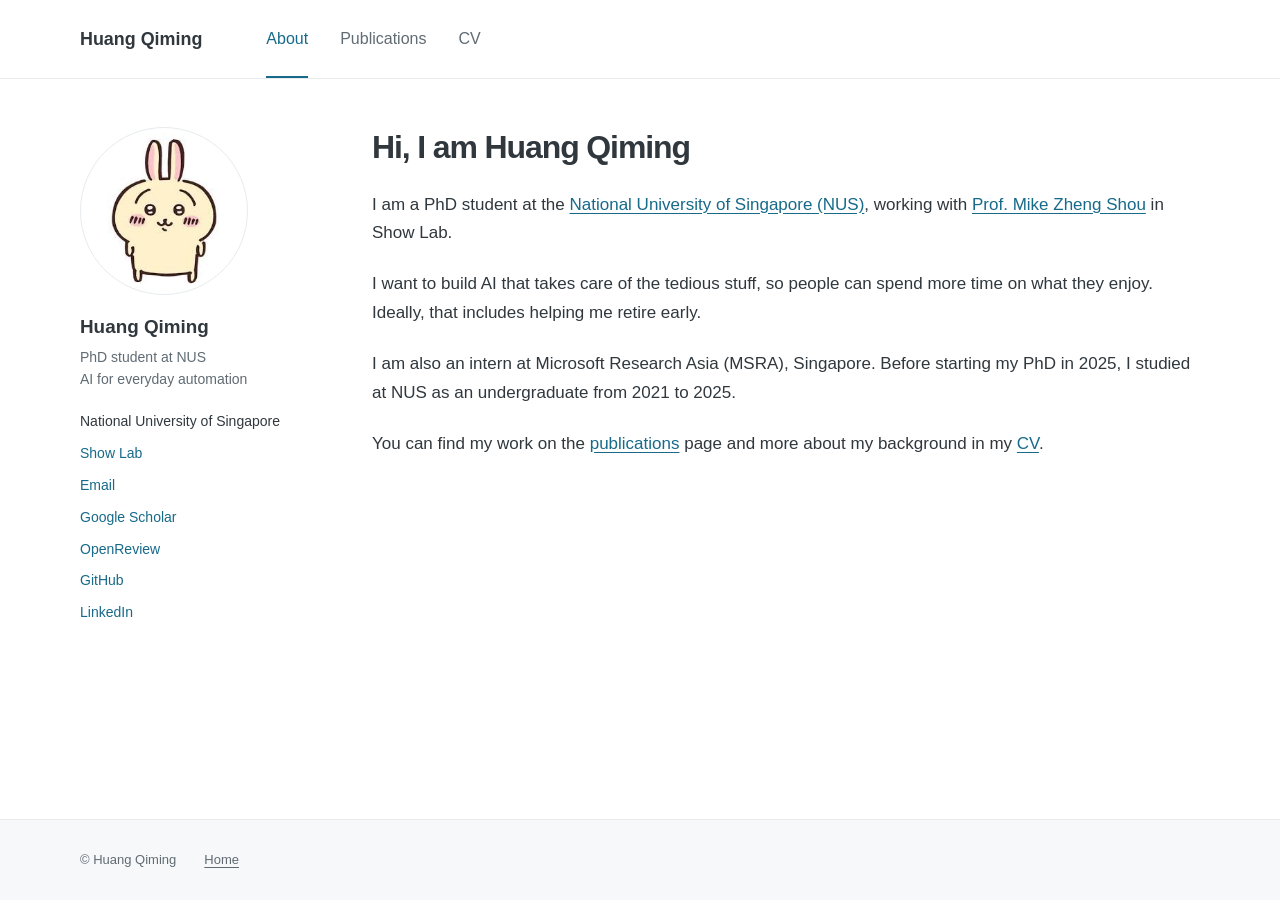
<file: index.html>
<!doctype html>
<html lang="en">
<head>
  <meta charset="utf-8">
  <meta name="viewport" content="width=device-width, initial-scale=1">
  <title>Huang Qiming | Personal website</title>
  <meta name="description" content="Huang Qiming, PhD student at the National University of Singapore. Building AI to automate everyday tasks and give people more time for what they enjoy.">
  <link rel="icon" href="assets/favicon.svg" type="image/svg+xml">
  <link rel="stylesheet" href="assets/style.css">
</head>
<body>
  <a class="skip-link" href="#content">Skip to content</a>
  <header class="site-header">
    <nav class="container navigation" aria-label="Main navigation">
      <a class="site-name" href="index.html">Huang Qiming</a>
      <div class="nav-links">
        <a href="index.html" aria-current="page">About</a>
        <a href="publications.html">Publications</a>
        <a href="cv.html">CV</a>
      </div>
    </nav>
  </header>

  <div class="container layout">
    <!-- EDIT: Keep this profile section consistent across all three pages. -->
    <aside class="profile" aria-label="Profile">
      <img class="portrait" src="assets/profile.jpg" alt="Huang Qiming's profile avatar" width="168" height="168">
      <div class="profile-details">
        <h2>Huang Qiming</h2>
        <p class="profile-bio">PhD student at NUS<br>AI for everyday automation</p>
        <ul class="profile-links">
          <li>National University of Singapore</li>
          <li><a href="https://sites.google.com/view/showlab">Show Lab</a></li>
          <li><a href="mailto:e0271228@u.nus.edu">Email</a></li>
          <li><a href="https://scholar.google.com/citations?user=-xfbAA4AAAAJ&amp;hl=en">Google Scholar</a></li>
          <li><a href="https://openreview.net/profile?id=~Huang_Qiming1">OpenReview</a></li>
          <li><a href="https://github.com/ceilingFan456">GitHub</a></li>
          <li><a href="https://linkedin.com/in/huang-q-047099144">LinkedIn</a></li>
        </ul>
      </div>
    </aside>

    <main id="content" tabindex="-1">
      <h1>Hi, I am Huang Qiming</h1>
      <p>I am a PhD student at the <a href="https://www.nus.edu.sg/">National University of Singapore (NUS)</a>, working with <a href="https://sites.google.com/view/showlab">Prof. Mike Zheng Shou</a> in Show Lab.</p>
      <p>I want to build AI that takes care of the tedious stuff, so people can spend more time on what they enjoy. Ideally, that includes helping me retire early.</p>
      <p>I am also an intern at Microsoft Research Asia (MSRA), Singapore. Before starting my PhD in 2025, I studied at NUS as an undergraduate from 2021 to 2025.</p>
      <p>You can find my work on the <a href="publications.html">publications</a> page and more about my background in my <a href="cv.html">CV</a>.</p>
    </main>
  </div>

  <footer class="site-footer">
    <div class="container"><span>&copy; Huang Qiming</span><a href="index.html">Home</a></div>
  </footer>
</body>
</html>
</file>
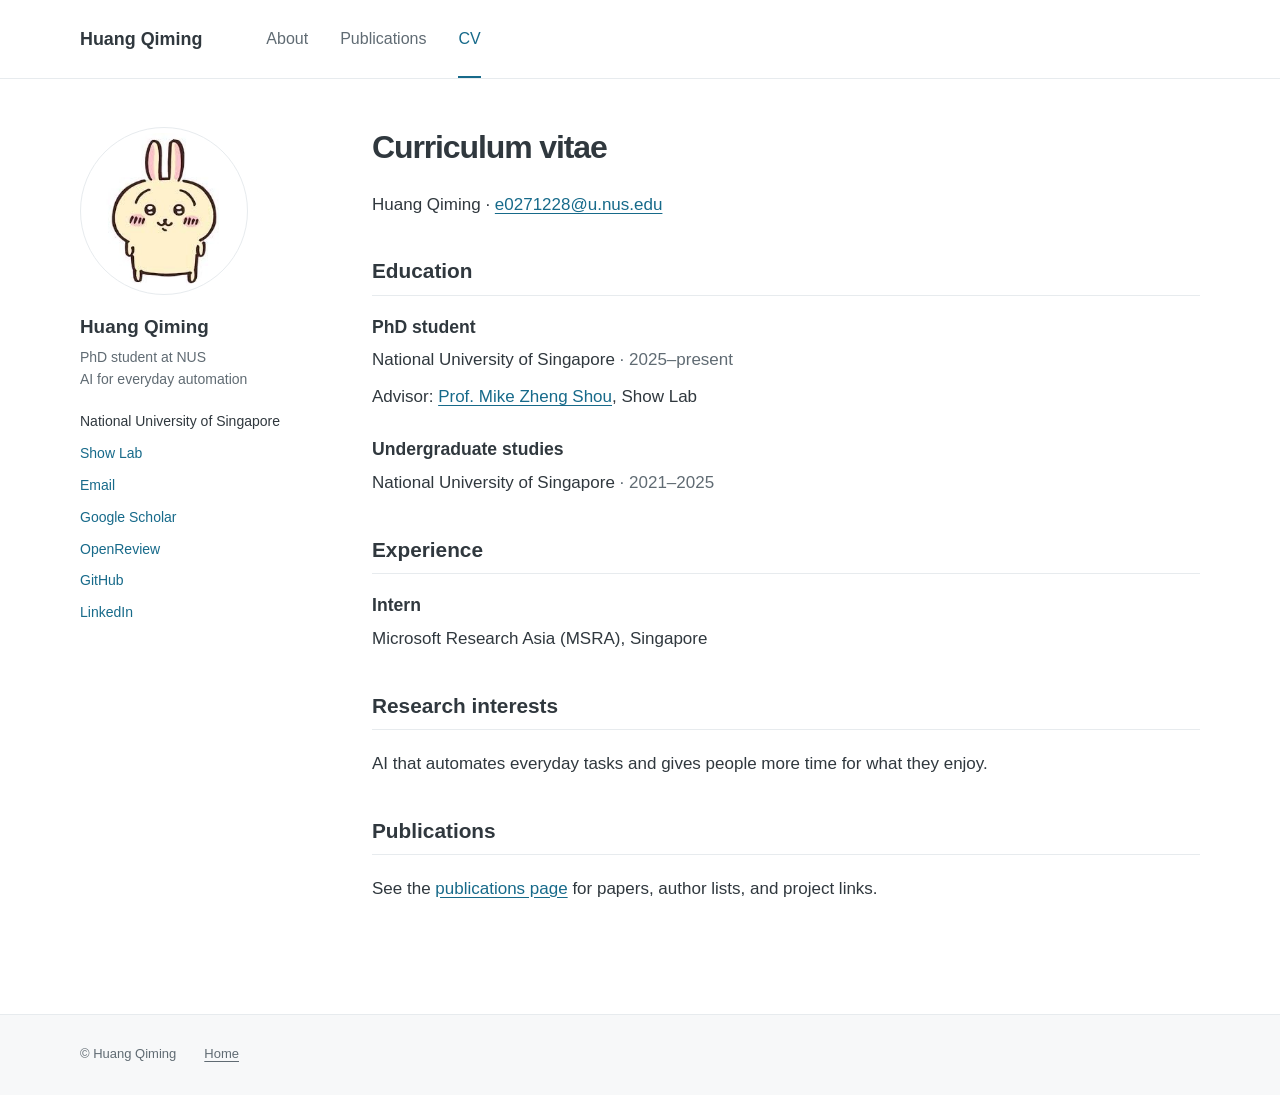
<file: cv.html>
<!doctype html>
<html lang="en">
<head>
  <meta charset="utf-8">
  <meta name="viewport" content="width=device-width, initial-scale=1">
  <title>CV | Huang Qiming</title>
  <meta name="description" content="Education, experience, and research interests of Huang Qiming, PhD student at the National University of Singapore.">
  <link rel="icon" href="assets/favicon.svg" type="image/svg+xml">
  <link rel="stylesheet" href="assets/style.css">
</head>
<body>
  <a class="skip-link" href="#content">Skip to content</a>
  <header class="site-header">
    <nav class="container navigation" aria-label="Main navigation">
      <a class="site-name" href="index.html">Huang Qiming</a>
      <div class="nav-links">
        <a href="index.html">About</a>
        <a href="publications.html">Publications</a>
        <a href="cv.html" aria-current="page">CV</a>
      </div>
    </nav>
  </header>

  <div class="container layout">
    <!-- EDIT: Keep this profile section consistent across all three pages. -->
    <aside class="profile" aria-label="Profile">
      <img class="portrait" src="assets/profile.jpg" alt="Huang Qiming's profile avatar" width="168" height="168">
      <div class="profile-details">
        <h2>Huang Qiming</h2>
        <p class="profile-bio">PhD student at NUS<br>AI for everyday automation</p>
        <ul class="profile-links">
          <li>National University of Singapore</li>
          <li><a href="https://sites.google.com/view/showlab">Show Lab</a></li>
          <li><a href="mailto:e0271228@u.nus.edu">Email</a></li>
          <li><a href="https://scholar.google.com/citations?user=-xfbAA4AAAAJ&amp;hl=en">Google Scholar</a></li>
          <li><a href="https://openreview.net/profile?id=~Huang_Qiming1">OpenReview</a></li>
          <li><a href="https://github.com/ceilingFan456">GitHub</a></li>
          <li><a href="https://linkedin.com/in/huang-q-047099144">LinkedIn</a></li>
        </ul>
      </div>
    </aside>

    <main id="content" tabindex="-1">
      <h1>Curriculum vitae</h1>
      <p>Huang Qiming &middot; <a href="mailto:e0271228@u.nus.edu">e0271228@u.nus.edu</a></p>
      <section aria-labelledby="education-heading">
        <h2 id="education-heading">Education</h2>
        <div class="cv-entry">
          <h3>PhD student</h3>
          <p>National University of Singapore <span class="muted">&middot; 2025&ndash;present</span></p>
          <p>Advisor: <a href="https://sites.google.com/view/showlab">Prof. Mike Zheng Shou</a>, Show Lab</p>
        </div>
        <div class="cv-entry">
          <h3>Undergraduate studies</h3>
          <p>National University of Singapore <span class="muted">&middot; 2021&ndash;2025</span></p>
        </div>
      </section>
      <section aria-labelledby="experience-heading">
        <h2 id="experience-heading">Experience</h2>
        <div class="cv-entry">
          <h3>Intern</h3>
          <p>Microsoft Research Asia (MSRA), Singapore</p>
        </div>
      </section>
      <section aria-labelledby="research-heading">
        <h2 id="research-heading">Research interests</h2>
        <p>AI that automates everyday tasks and gives people more time for what they enjoy.</p>
      </section>
      <section aria-labelledby="publications-heading">
        <h2 id="publications-heading">Publications</h2>
        <p>See the <a href="publications.html">publications page</a> for papers, author lists, and project links.</p>
      </section>
    </main>
  </div>

  <footer class="site-footer">
    <div class="container"><span>&copy; Huang Qiming</span><a href="index.html">Home</a></div>
  </footer>
</body>
</html>
</file>
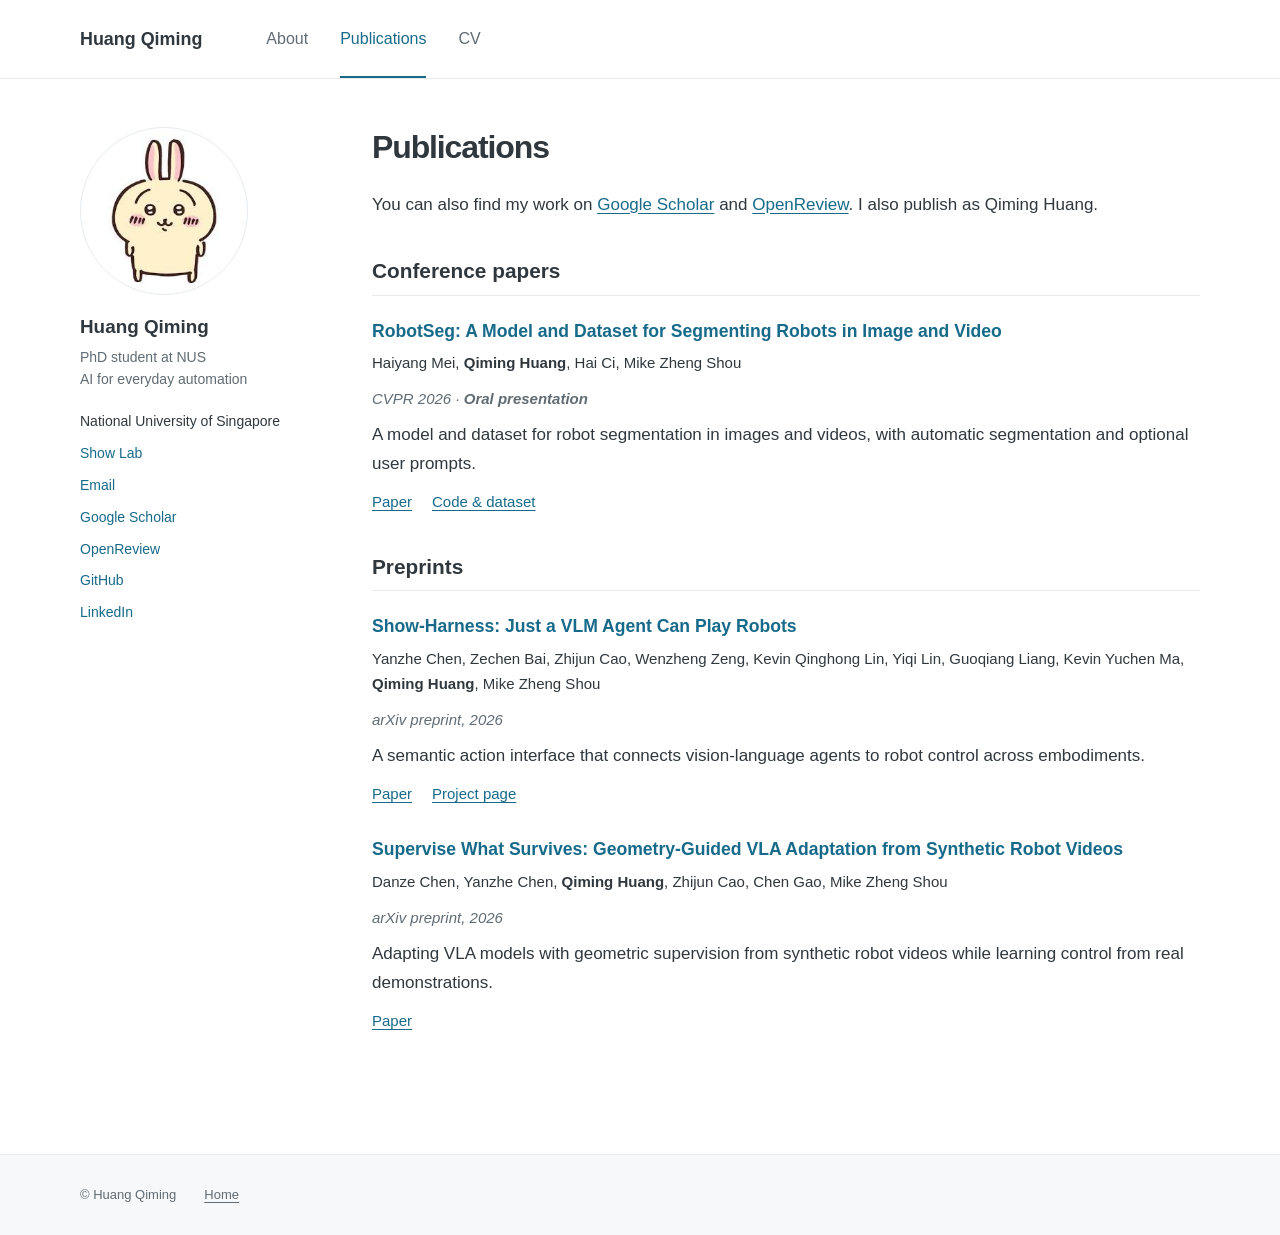
<file: publications.html>
<!doctype html>
<html lang="en">
<head>
  <meta charset="utf-8">
  <meta name="viewport" content="width=device-width, initial-scale=1">
  <title>Publications | Huang Qiming</title>
  <meta name="description" content="Publications and preprints by Huang Qiming on vision-language models, robot learning, and robot segmentation.">
  <link rel="icon" href="assets/favicon.svg" type="image/svg+xml">
  <link rel="stylesheet" href="assets/style.css">
</head>
<body>
  <a class="skip-link" href="#content">Skip to content</a>
  <header class="site-header">
    <nav class="container navigation" aria-label="Main navigation">
      <a class="site-name" href="index.html">Huang Qiming</a>
      <div class="nav-links">
        <a href="index.html">About</a>
        <a href="publications.html" aria-current="page">Publications</a>
        <a href="cv.html">CV</a>
      </div>
    </nav>
  </header>

  <div class="container layout">
    <!-- EDIT: Keep this profile section consistent across all three pages. -->
    <aside class="profile" aria-label="Profile">
      <img class="portrait" src="assets/profile.jpg" alt="Huang Qiming's profile avatar" width="168" height="168">
      <div class="profile-details">
        <h2>Huang Qiming</h2>
        <p class="profile-bio">PhD student at NUS<br>AI for everyday automation</p>
        <ul class="profile-links">
          <li>National University of Singapore</li>
          <li><a href="https://sites.google.com/view/showlab">Show Lab</a></li>
          <li><a href="mailto:e0271228@u.nus.edu">Email</a></li>
          <li><a href="https://scholar.google.com/citations?user=-xfbAA4AAAAJ&amp;hl=en">Google Scholar</a></li>
          <li><a href="https://openreview.net/profile?id=~Huang_Qiming1">OpenReview</a></li>
          <li><a href="https://github.com/ceilingFan456">GitHub</a></li>
          <li><a href="https://linkedin.com/in/huang-q-047099144">LinkedIn</a></li>
        </ul>
      </div>
    </aside>

    <main id="content" tabindex="-1">
      <h1>Publications</h1>
      <p>You can also find my work on <a href="https://scholar.google.com/citations?user=-xfbAA4AAAAJ&amp;hl=en">Google Scholar</a> and <a href="https://openreview.net/profile?id=~Huang_Qiming1">OpenReview</a>. I also publish as Qiming Huang.</p>

      <section aria-labelledby="conference-heading">
        <h2 id="conference-heading">Conference papers</h2>
        <article class="publication">
          <h3><a href="https://arxiv.org/abs/2511.22950">RobotSeg: A Model and Dataset for Segmenting Robots in Image and Video</a></h3>
          <p class="authors">Haiyang Mei, <strong>Qiming Huang</strong>, Hai Ci, Mike Zheng Shou</p>
          <p class="venue">CVPR 2026 &middot; <strong>Oral presentation</strong></p>
          <p>A model and dataset for robot segmentation in images and videos, with automatic segmentation and optional user prompts.</p>
          <p class="paper-links">
            <a href="https://arxiv.org/abs/2511.22950">Paper</a>
            <a href="https://github.com/showlab/RobotSeg">Code &amp; dataset</a>
          </p>
        </article>
      </section>

      <section aria-labelledby="preprints-heading">
        <h2 id="preprints-heading">Preprints</h2>
        <article class="publication">
          <h3><a href="https://arxiv.org/abs/2609.10522">Show-Harness: Just a VLM Agent Can Play Robots</a></h3>
          <p class="authors">Yanzhe Chen, Zechen Bai, Zhijun Cao, Wenzheng Zeng, Kevin Qinghong Lin, Yiqi Lin, Guoqiang Liang, Kevin Yuchen Ma, <strong>Qiming Huang</strong>, Mike Zheng Shou</p>
          <p class="venue">arXiv preprint, 2026</p>
          <p>A semantic action interface that connects vision-language agents to robot control across embodiments.</p>
          <p class="paper-links">
            <a href="https://arxiv.org/abs/2609.10522">Paper</a>
            <a href="https://showlab.github.io/Show-Harness/">Project page</a>
          </p>
        </article>
        <article class="publication">
          <h3><a href="https://arxiv.org/abs/2606.24448">Supervise What Survives: Geometry-Guided VLA Adaptation from Synthetic Robot Videos</a></h3>
          <p class="authors">Danze Chen, Yanzhe Chen, <strong>Qiming Huang</strong>, Zhijun Cao, Chen Gao, Mike Zheng Shou</p>
          <p class="venue">arXiv preprint, 2026</p>
          <p>Adapting VLA models with geometric supervision from synthetic robot videos while learning control from real demonstrations.</p>
          <p class="paper-links"><a href="https://arxiv.org/abs/2606.24448">Paper</a></p>
        </article>
      </section>
    </main>
  </div>

  <footer class="site-footer">
    <div class="container"><span>&copy; Huang Qiming</span><a href="index.html">Home</a></div>
  </footer>
</body>
</html>
</file>
<file: assets/style.css>
/* Shared by all pages. Change --link to customize the accent color. */
:root {
  color-scheme: light;
  --background: #ffffff;
  --text: #30383e;
  --muted: #606b73;
  --link: #176a8a;
  --border: #e7ebee;
  --footer: #f7f8f9;
}

* { box-sizing: border-box; }
html { font-size: 16px; }
body {
  margin: 0;
  min-height: 100vh;
  min-height: 100svh;
  display: flex;
  flex-direction: column;
  background: var(--background);
  color: var(--text);
  font-family: -apple-system, BlinkMacSystemFont, "Segoe UI", Arial, sans-serif;
  line-height: 1.7;
  -webkit-font-smoothing: antialiased;
}
a { color: var(--link); text-underline-offset: 0.2em; }
a:hover { text-decoration-thickness: 2px; }
a:focus-visible {
  outline: 2px solid var(--link);
  outline-offset: 5px;
  border-radius: 2px;
}
.container { width: min(1120px, calc(100% - 64px)); margin-inline: auto; }
.site-header { border-bottom: 1px solid var(--border); }
.navigation { min-height: 78px; display: flex; align-items: center; gap: 64px; }
.navigation a { color: var(--text); text-decoration: none; }
.site-name { font-size: 1.12rem; font-weight: 700; }
.nav-links { display: flex; align-items: center; gap: 32px; }
.nav-links a { padding-block: 25px; color: var(--muted); }
.nav-links a:hover, .nav-links a[aria-current="page"] { color: var(--link); }
.nav-links a[aria-current="page"] { box-shadow: inset 0 -2px var(--link); }
.layout {
  display: grid;
  grid-template-columns: 228px minmax(0, 1fr);
  gap: 64px;
  align-items: start;
  padding-block: 48px 88px;
  flex: 1;
}
.profile { font-size: 0.875rem; overflow-wrap: anywhere; }
.portrait {
  display: block;
  width: 168px;
  height: 168px;
  border-radius: 50%;
  border: 1px solid var(--border);
  padding: 5px;
  object-fit: cover;
}
.profile h2 { font-size: 1.18rem; margin: 20px 0 6px; border: 0; padding: 0; }
.profile-bio { color: var(--muted); margin: 0 0 20px; line-height: 1.6; }
.profile-links { list-style: none; padding: 0; margin: 0; }
.profile-links li { margin-block: 8px; }
.profile-links a { text-decoration: none; }
.profile-links a:hover { text-decoration: underline; }
main { min-width: 0; font-size: 1.0625rem; overflow-wrap: break-word; }
h1, h2, h3 { line-height: 1.3; color: var(--text); }
h1 { font-size: 2rem; letter-spacing: -0.035em; margin: 0 0 22px; font-weight: 700; }
main p { margin: 0 0 22px; }
main h2 { font-size: 1.3rem; margin: 38px 0 20px; padding-bottom: 10px; border-bottom: 1px solid var(--border); }
main h3 { font-size: 1.1rem; margin: 0 0 8px; }
.muted, .venue { color: var(--muted); }
.publication { margin-block: 24px 32px; }
.publication h3 a { text-decoration: none; }
.publication h3 a:hover { text-decoration: underline; }
.publication p { margin-bottom: 10px; }
.authors, .venue { font-size: 0.9375rem; }
.venue { font-style: italic; }
.paper-links { display: flex; flex-wrap: wrap; gap: 20px; font-size: 0.9375rem; }
.cv-entry { margin-bottom: 26px; }
.cv-entry p { margin-bottom: 8px; }
.download-link { display: inline-flex; align-items: center; gap: 12px; }
.site-footer { border-top: 1px solid var(--border); background: var(--footer); color: var(--muted); font-size: 0.8125rem; }
.site-footer .container { display: flex; gap: 28px; align-items: center; min-height: 80px; }
.site-footer a { color: var(--muted); }
.skip-link { position: absolute; top: -100px; left: 16px; padding: 10px 16px; background: var(--background); z-index: 10; }
.skip-link:focus { top: 10px; }

@media (max-width: 760px) {
  .container { width: calc(100% - 40px); }
  .navigation { min-height: 70px; justify-content: space-between; gap: 20px; flex-wrap: wrap; }
  .nav-links { gap: 20px; font-size: 0.9375rem; }
  .nav-links a { padding-block: 21px; }
  .layout { grid-template-columns: minmax(0, 1fr); gap: 34px; padding-block: 32px 56px; }
  .profile { display: grid; grid-template-columns: 104px minmax(0, 1fr); gap: 22px; padding-bottom: 28px; border-bottom: 1px solid var(--border); }
  .portrait { width: 104px; height: 104px; padding: 3px; }
  .profile h2 { margin-top: 0; }
  .profile-bio { margin-bottom: 12px; }
  .profile-links li { margin-block: 5px; }
  h1 { font-size: 1.75rem; }
  main { font-size: 1rem; }
}

@media (max-width: 420px) {
  .navigation { display: block; padding-top: 14px; }
  .site-name { display: inline-block; }
  .nav-links { gap: 26px; }
  .nav-links a { padding-block: 12px; }
  .profile { grid-template-columns: 80px minmax(0, 1fr); gap: 18px; }
  .portrait { width: 80px; height: 80px; }
}

@media print {
  .site-header, .profile, .site-footer, .skip-link { display: none; }
  .layout { display: block; padding: 0; }
  .container { width: 100%; }
  a { color: inherit; }
  .cv-entry, .publication { break-inside: avoid; }
}
</file>
